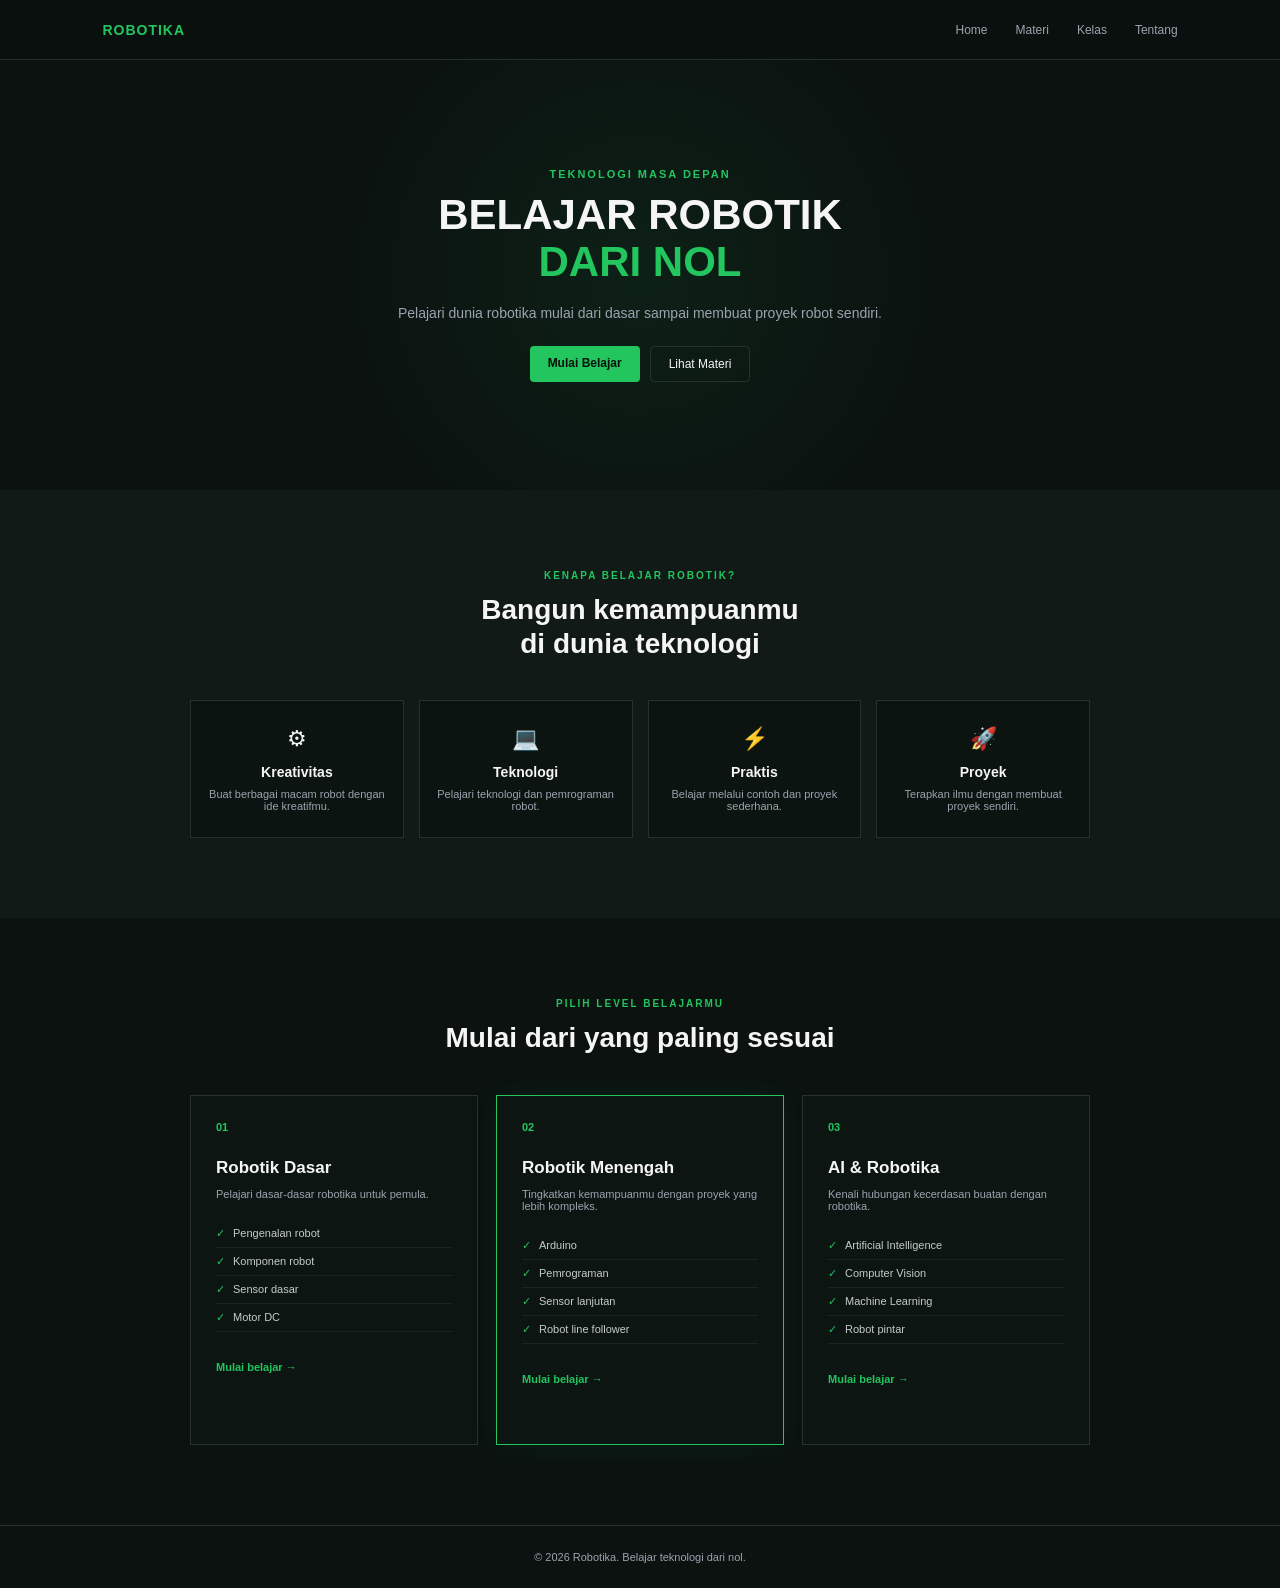
<file: web robotik/index.html>
<!DOCTYPE html>
<html lang="id">

<head>
    <meta charset="UTF-8">
    <title>Belajar Robotik</title>

    <style>

        * {
            margin: 0;
            padding: 0;
            box-sizing: border-box;
        }

        body {
            font-family: Arial, Helvetica, sans-serif;
            background-color: #0b1210;
            color: #f5f5f5;
        }


        header {
            height: 60px;
            display: flex;
            align-items: center;
            justify-content: space-between;

            padding: 0 8%;

            background-color: #0a100e;
            border-bottom: 1px solid #26332d;
        }

        .logo {
            color: #22c55e;
            font-size: 14px;
            font-weight: bold;
            letter-spacing: 1px;
        }

        nav {
            display: flex;
            gap: 28px;
        }

        nav a {
            color: #9ca3af;
            text-decoration: none;
            font-size: 12px;
        }

        nav a:hover {
            color: #22c55e;
        }

        .hero {
            height: 430px;

            display: flex;
            flex-direction: column;
            align-items: center;
            justify-content: center;

            text-align: center;

            background:
                radial-gradient(
                    circle at center,
                    rgba(34, 197, 94, 0.08),
                    transparent 45%
                );
        }

        .label {
            color: #22c55e;

            font-size: 11px;
            font-weight: bold;

            letter-spacing: 2px;

            margin-bottom: 12px;
        }

        .hero h1 {
            font-size: 42px;
            line-height: 1.1;
        }

        .hero h1 span {
            display: block;
            color: #22c55e;
        }

        .deskripsi {
            width: 500px;

            margin-top: 20px;

            color: #9ca3af;

            font-size: 14px;
        }


        .tombol {
            display: flex;
            gap: 10px;
            margin-top: 25px;
        }

        .btn {
            padding: 10px 18px;

            border-radius: 4px;

            text-decoration: none;

            font-size: 12px;
        }

        .utama {
            background-color: #22c55e;
            color: #061009;
            font-weight: bold;
        }

        .utama:hover {
            background-color: #86efac;
        }

        .kedua {
            border: 1px solid #26332d;
            color: #f5f5f5;
        }

        .kedua:hover {
            border-color: #22c55e;
            color: #22c55e;
        }


        .alasan {
            padding: 80px 8%;

            background-color: #111a17;

            text-align: center;
        }

        .judul-kecil {
            color: #22c55e;

            font-size: 10px;
            font-weight: bold;

            letter-spacing: 2px;

            margin-bottom: 12px;
        }

        .alasan h2,
        .kelas h2 {
            font-size: 28px;
            line-height: 1.2;

            margin-bottom: 40px;
        }


        .fitur {
            width: 900px;

            margin: auto;

            display: grid;

            grid-template-columns: repeat(4, 1fr);

            gap: 15px;
        }

        .fitur-box {
            padding: 25px 15px;

            border: 1px solid #26332d;

            background-color: #0c1411;
        }

        .fitur-box:hover {
            border-color: #22c55e;
        }

        .icon {
            font-size: 22px;
            margin-bottom: 12px;
        }

        .fitur-box h3 {
            font-size: 14px;
            margin-bottom: 8px;
        }

        .fitur-box p {
            color: #9ca3af;
            font-size: 11px;
        }

        .kelas {
            padding: 80px 8%;
            text-align: center;
        }


        .kartu-container {
            width: 900px;

            margin: auto;

            display: grid;

            grid-template-columns: repeat(3, 1fr);

            gap: 18px;

            text-align: left;
        }

        .kartu {
            min-height: 350px;

            padding: 25px;

            border: 1px solid #26332d;

            background-color: #0d1512;
        }

        .kartu:hover {
            border-color: #22c55e;
        }

        .kartu.aktif {
            border-color: #22c55e;

            box-shadow:
                0 0 25px rgba(34, 197, 94, 0.08);
        }

        .nomor {
            color: #22c55e;

            font-size: 11px;
            font-weight: bold;

            margin-bottom: 25px;
        }

        .kartu h3 {
            font-size: 17px;
            margin-bottom: 10px;
        }

        .kartu p {
            color: #9ca3af;

            font-size: 11px;

            margin-bottom: 20px;
        }


        .kartu ul {
            list-style: none;
            margin-bottom: 25px;
        }

        .kartu li {
            color: #c5ccc8;

            font-size: 11px;

            padding: 7px 0;

            border-bottom: 1px solid #1b2520;
        }

        .kartu li::before {
            content: "✓";

            color: #22c55e;

            margin-right: 8px;
        }

        .kartu a {
            color: #22c55e;

            text-decoration: none;

            font-size: 11px;

            font-weight: bold;
        }

        .kartu a:hover {
            color: #86efac;
        }

        footer {
            padding: 25px;

            text-align: center;

            border-top: 1px solid #26332d;

            color: #9ca3af;

            font-size: 11px;
        }

    </style>
</head>


<body>

    <header>

        <div class="logo">
            ROBOTIKA
        </div>

        <nav>
            <a href="#">Home</a>
            <a href="#">Materi</a>
            <a href="#">Kelas</a>
            <a href="#">Tentang</a>
        </nav>

    </header>

    <section class="hero">

        <p class="label">
            TEKNOLOGI MASA DEPAN
        </p>

        <h1>
            BELAJAR ROBOTIK
            <span>DARI NOL</span>
        </h1>

        <p class="deskripsi">
            Pelajari dunia robotika mulai dari dasar
            sampai membuat proyek robot sendiri.
        </p>

        <div class="tombol">

            <a href="#" class="btn utama">
                Mulai Belajar
            </a>

            <a href="#" class="btn kedua">
                Lihat Materi
            </a>

        </div>

    </section>

    <section class="alasan">

        <p class="judul-kecil">
            KENAPA BELAJAR ROBOTIK?
        </p>

        <h2>
            Bangun kemampuanmu
            <br>
            di dunia teknologi
        </h2>


        <div class="fitur">

            <div class="fitur-box">

                <div class="icon">
                    ⚙
                </div>

                <h3>
                    Kreativitas
                </h3>

                <p>
                    Buat berbagai macam robot
                    dengan ide kreatifmu.
                </p>

            </div>

            <div class="fitur-box">

                <div class="icon">
                    💻
                </div>

                <h3>
                    Teknologi
                </h3>

                <p>
                    Pelajari teknologi dan
                    pemrograman robot.
                </p>

            </div>

            <div class="fitur-box">

                <div class="icon">
                    ⚡
                </div>

                <h3>
                    Praktis
                </h3>

                <p>
                    Belajar melalui contoh
                    dan proyek sederhana.
                </p>

            </div>

            <div class="fitur-box">

                <div class="icon">
                    🚀
                </div>

                <h3>
                    Proyek
                </h3>

                <p>
                    Terapkan ilmu dengan
                    membuat proyek sendiri.
                </p>

            </div>

        </div>

    </section>


    <section class="kelas">

        <p class="judul-kecil">
            PILIH LEVEL BELAJARMU
        </p>

        <h2>
            Mulai dari yang paling sesuai
        </h2>


        <div class="kartu-container">

            <div class="kartu">

                <div class="nomor">
                    01
                </div>

                <h3>
                    Robotik Dasar
                </h3>

                <p>
                    Pelajari dasar-dasar robotika
                    untuk pemula.
                </p>

                <ul>
                    <li>Pengenalan robot</li>
                    <li>Komponen robot</li>
                    <li>Sensor dasar</li>
                    <li>Motor DC</li>
                </ul>

                <a href="#">
                    Mulai belajar →
                </a>

            </div>

            <div class="kartu aktif">

                <div class="nomor">
                    02
                </div>

                <h3>
                    Robotik Menengah
                </h3>

                <p>
                    Tingkatkan kemampuanmu dengan
                    proyek yang lebih kompleks.
                </p>

                <ul>
                    <li>Arduino</li>
                    <li>Pemrograman</li>
                    <li>Sensor lanjutan</li>
                    <li>Robot line follower</li>
                </ul>

                <a href="#">
                    Mulai belajar →
                </a>

            </div>

            <div class="kartu">

                <div class="nomor">
                    03
                </div>

                <h3>
                    AI & Robotika
                </h3>

                <p>
                    Kenali hubungan kecerdasan
                    buatan dengan robotika.
                </p>

                <ul>
                    <li>Artificial Intelligence</li>
                    <li>Computer Vision</li>
                    <li>Machine Learning</li>
                    <li>Robot pintar</li>
                </ul>

                <a href="#">
                    Mulai belajar →
                </a>

            </div>


        </div>

    </section>

    <footer>

        <p>
            © 2026 Robotika. Belajar teknologi dari nol.
        </p>

    </footer>


</body>

</html>
</file>
